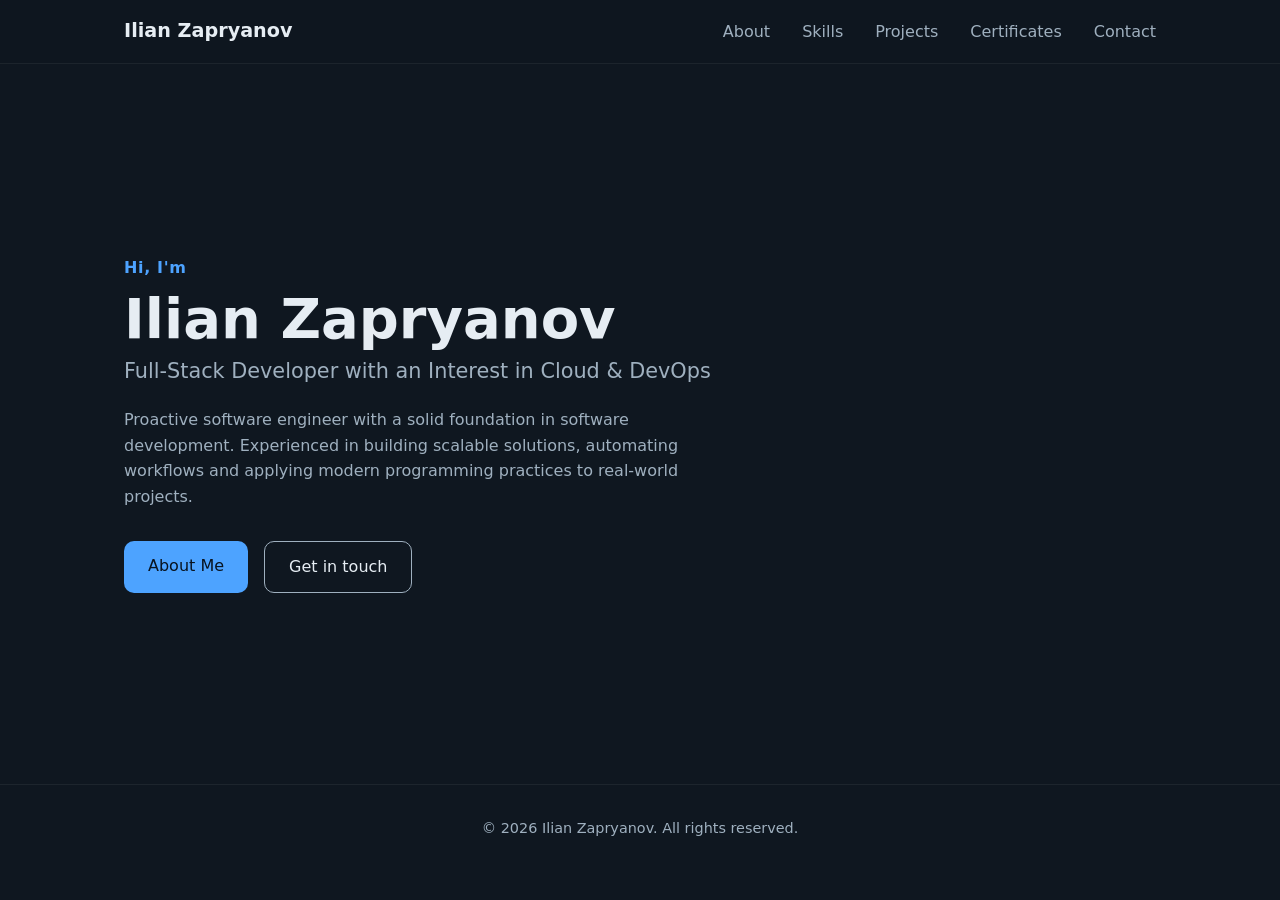
<file: index.html>
<!DOCTYPE html>
<html lang="en">
<head>
<meta charset="UTF-8">
<meta name="viewport" content="width=device-width, initial-scale=1.0">
<title>Ilian Zapryanov - Portfolio</title>
<meta name="description" content="Developer portfolio - skills, projects and certificates.">
<link rel="stylesheet" href="css/style.css">
</head>
<body>

<header class="site-header">
  <nav class="nav container">
    <a href="index.html" class="logo">Ilian Zapryanov</a>
    <button class="nav-toggle" id="navToggle" aria-label="Open menu">
      <span></span><span></span><span></span>
    </button>
    <ul class="nav-links" id="navLinks">
      <li><a href="about.html">About</a></li>
      <li><a href="skills.html">Skills</a></li>
      <li><a href="projects.html">Projects</a></li>
      <li><a href="certificates.html">Certificates</a></li>
      <li><a href="contact.html">Contact</a></li>
    </ul>
  </nav>
</header>

<main>

  <section id="home" class="hero container">
    <div class="hero-text">
      <p class="eyebrow">Hi, I'm</p>
      <h1>Ilian Zapryanov</h1>
      <h2 class="role">Full-Stack Developer with an Interest in Cloud &amp; DevOps</h2>
      <p class="hero-desc">
        Proactive software engineer with a solid foundation in software
        development. Experienced in building scalable solutions,
        automating workflows and applying modern programming practices
        to real-world projects.
      </p>
      <div class="hero-actions">
        <a href="about.html" class="btn btn-primary">About Me</a>
        <a href="contact.html" class="btn btn-outline">Get in touch</a>
      </div>
    </div>
  </section>


</main>

<footer class="site-footer">
  <p>&copy; <span id="year"></span> Ilian Zapryanov. All rights reserved.</p>
</footer>

<script src="js/script.js"></script>
<script data-goatcounter="https://zarpyanovx.goatcounter.com/count" async src="//gc.zgo.at/count.js"></script>
</body>
</html>
</file>
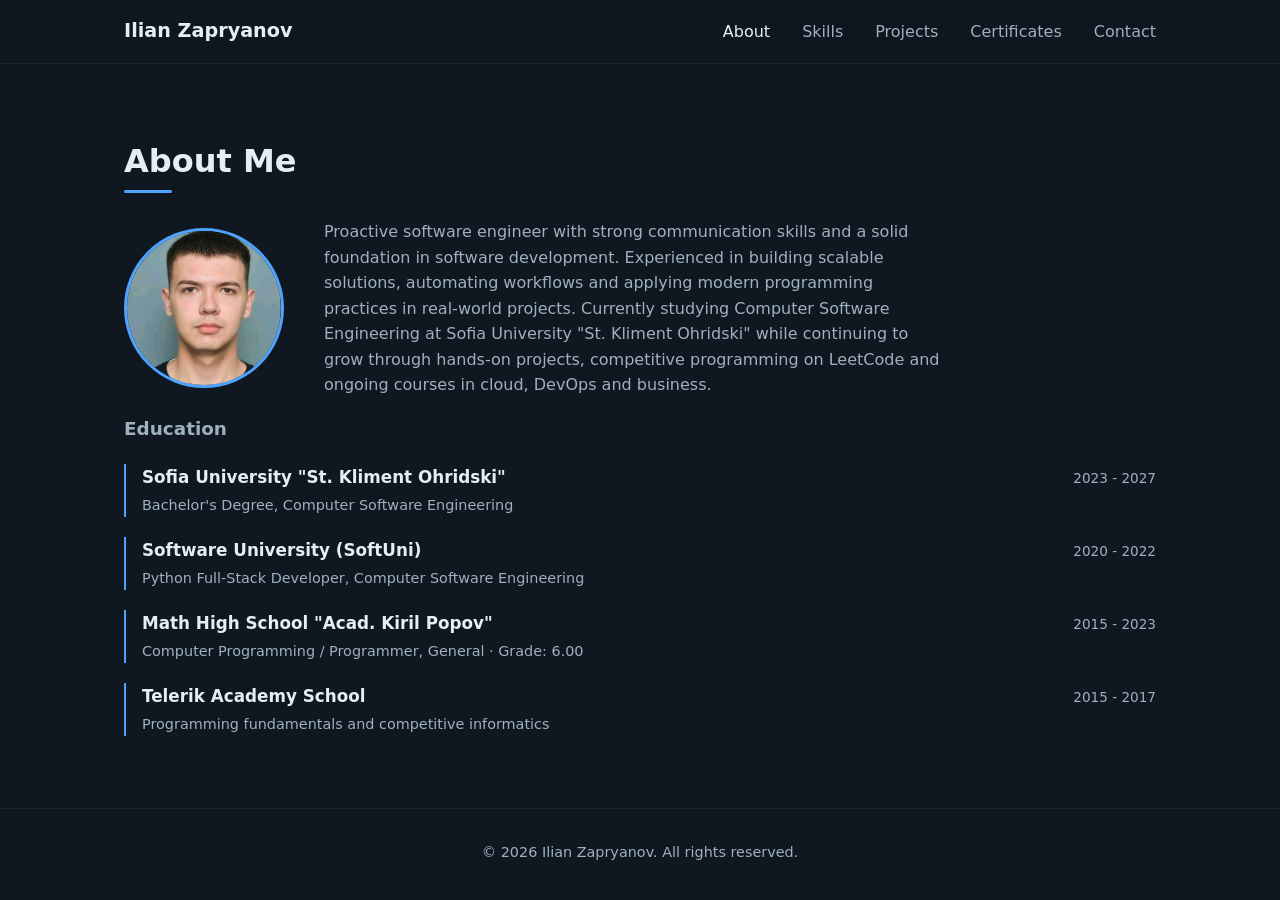
<file: about.html>
<!DOCTYPE html>
<html lang="en">
<head>
<meta charset="UTF-8">
<meta name="viewport" content="width=device-width, initial-scale=1.0">
<title>About - Ilian Zapryanov</title>
<meta name="description" content="About Ilian Zapryanov - background and education.">
<link rel="stylesheet" href="css/style.css">
</head>
<body>

<header class="site-header">
  <nav class="nav container">
    <a href="index.html" class="logo">Ilian Zapryanov</a>
    <button class="nav-toggle" id="navToggle" aria-label="Open menu">
      <span></span><span></span><span></span>
    </button>
    <ul class="nav-links" id="navLinks">
      <li><a href="about.html" class="active">About</a></li>
      <li><a href="skills.html">Skills</a></li>
      <li><a href="projects.html">Projects</a></li>
      <li><a href="certificates.html">Certificates</a></li>
      <li><a href="contact.html">Contact</a></li>
    </ul>
  </nav>
</header>

<main>

  <section class="section container">
    <h2 class="section-title">About Me</h2>
    <div class="about-content">
      <img src="assets/profile-photo.jpg" alt="Ilian Zapryanov" class="profile-photo">
      <div class="about-text">
        <p>
          Proactive software engineer with strong communication skills and
          a solid foundation in software development. Experienced in
          building scalable solutions, automating workflows and applying
          modern programming practices in real-world projects. Currently
          studying Computer Software Engineering at Sofia University
          "St. Kliment Ohridski" while continuing to grow through
          hands-on projects, competitive programming on LeetCode and
          ongoing courses in cloud, DevOps and business.
        </p>
      </div>
    </div>

    <h3 class="subsection-title">Education</h3>
    <div class="education-list">
      <div class="education-item">
        <div class="education-header">
          <h4>Sofia University "St. Kliment Ohridski"</h4>
          <span class="education-dates">2023 - 2027</span>
        </div>
        <p class="education-role">Bachelor's Degree, Computer Software Engineering</p>
      </div>
      <div class="education-item">
        <div class="education-header">
          <h4>Software University (SoftUni)</h4>
          <span class="education-dates">2020 - 2022</span>
        </div>
        <p class="education-role">Python Full-Stack Developer, Computer Software Engineering</p>
      </div>
      <div class="education-item">
        <div class="education-header">
          <h4>Math High School "Acad. Kiril Popov"</h4>
          <span class="education-dates">2015 - 2023</span>
        </div>
        <p class="education-role">Computer Programming / Programmer, General &middot; Grade: 6.00</p>
      </div>
      <div class="education-item">
        <div class="education-header">
          <h4>Telerik Academy School</h4>
          <span class="education-dates">2015 - 2017</span>
        </div>
        <p class="education-role">Programming fundamentals and competitive informatics</p>
      </div>
    </div>
  </section>

</main>

<footer class="site-footer">
  <p>&copy; <span id="year"></span> Ilian Zapryanov. All rights reserved.</p>
</footer>

<script src="js/script.js"></script>
<script data-goatcounter="https://zarpyanovx.goatcounter.com/count" async src="//gc.zgo.at/count.js"></script>
</body>
</html>
</file>
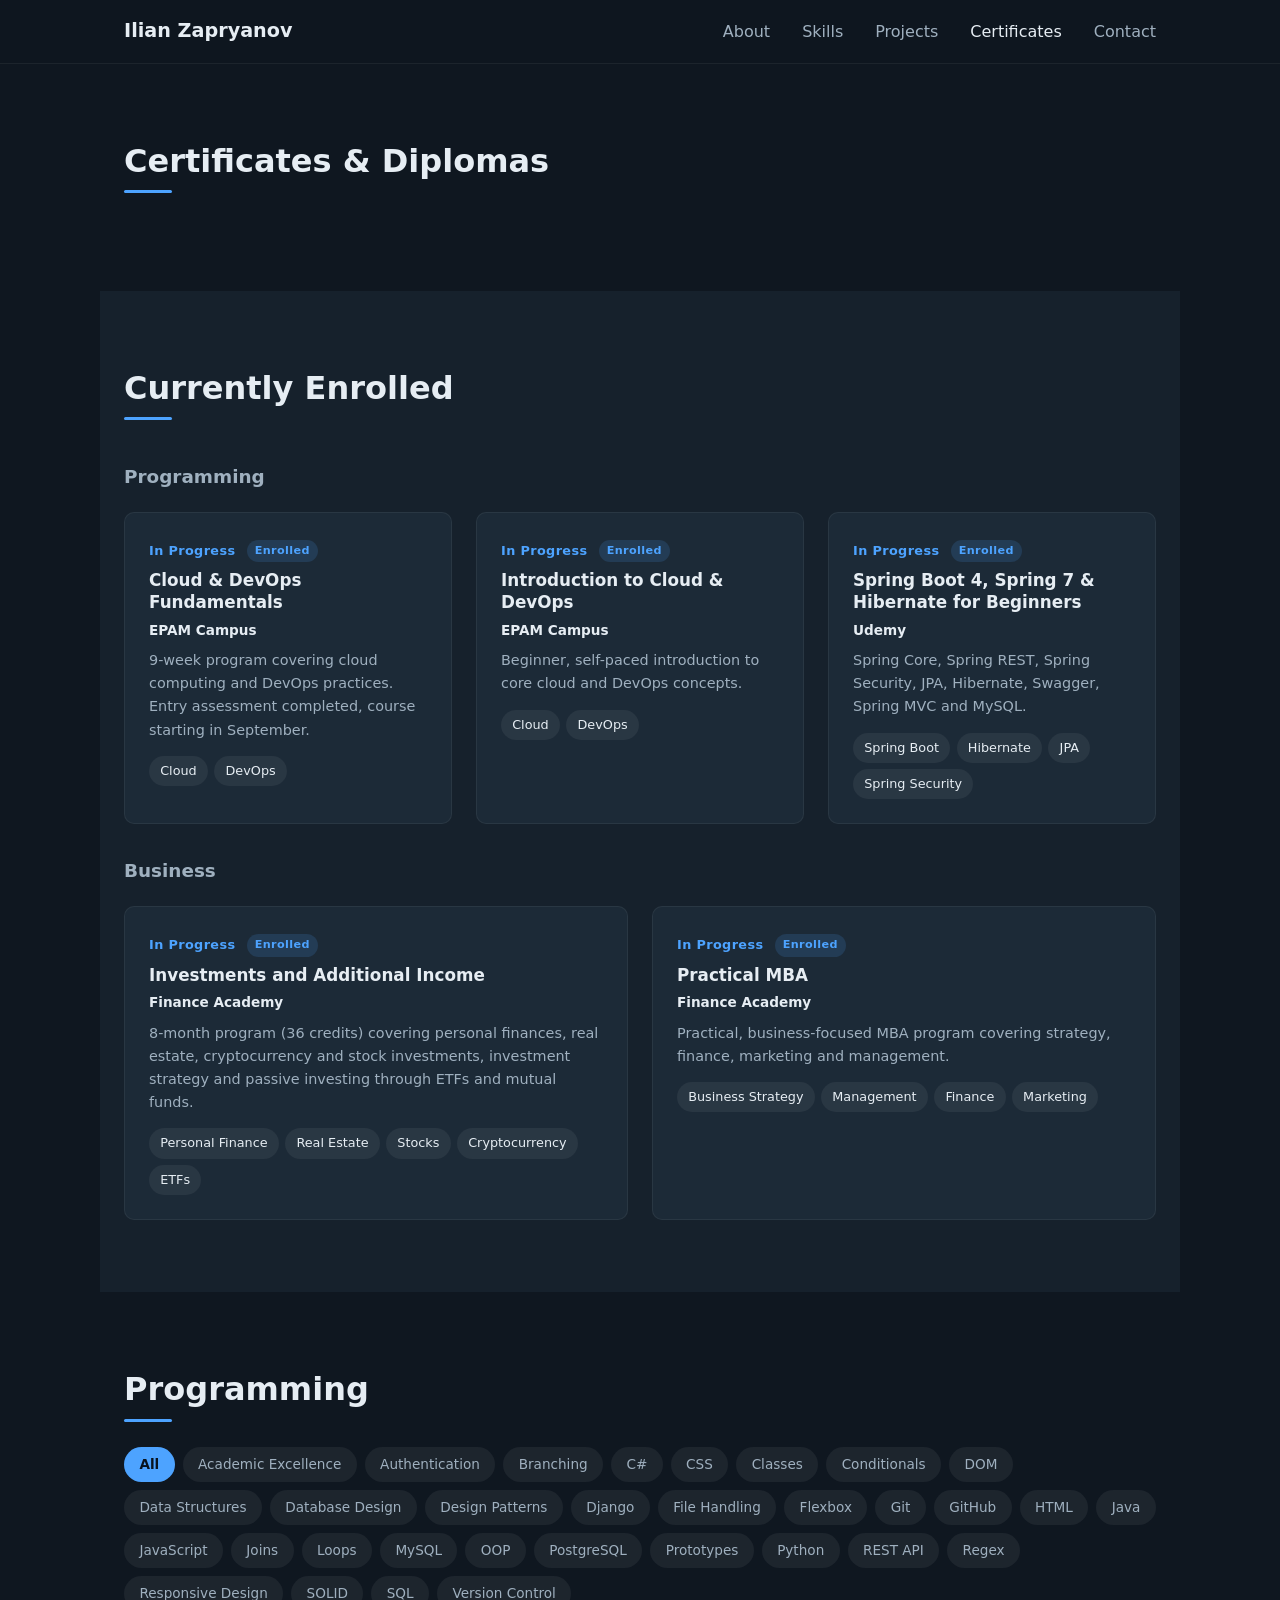
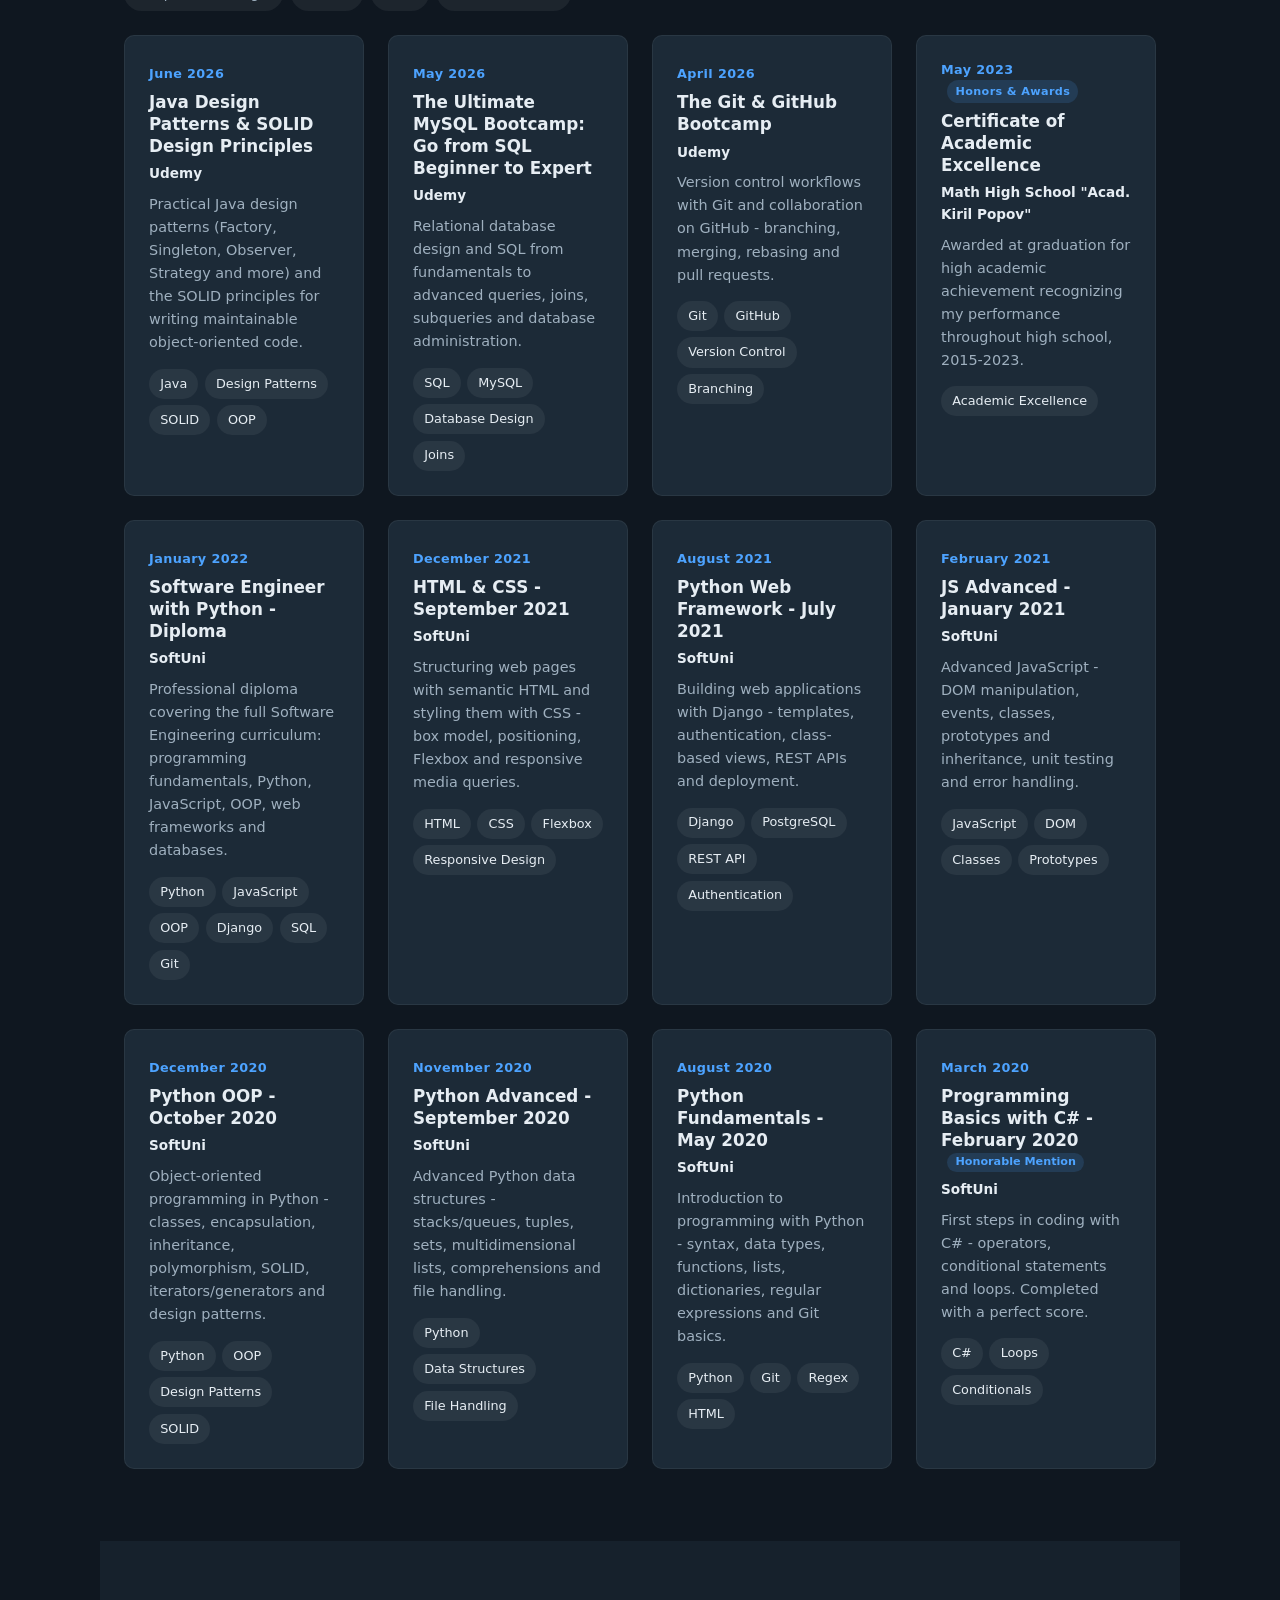
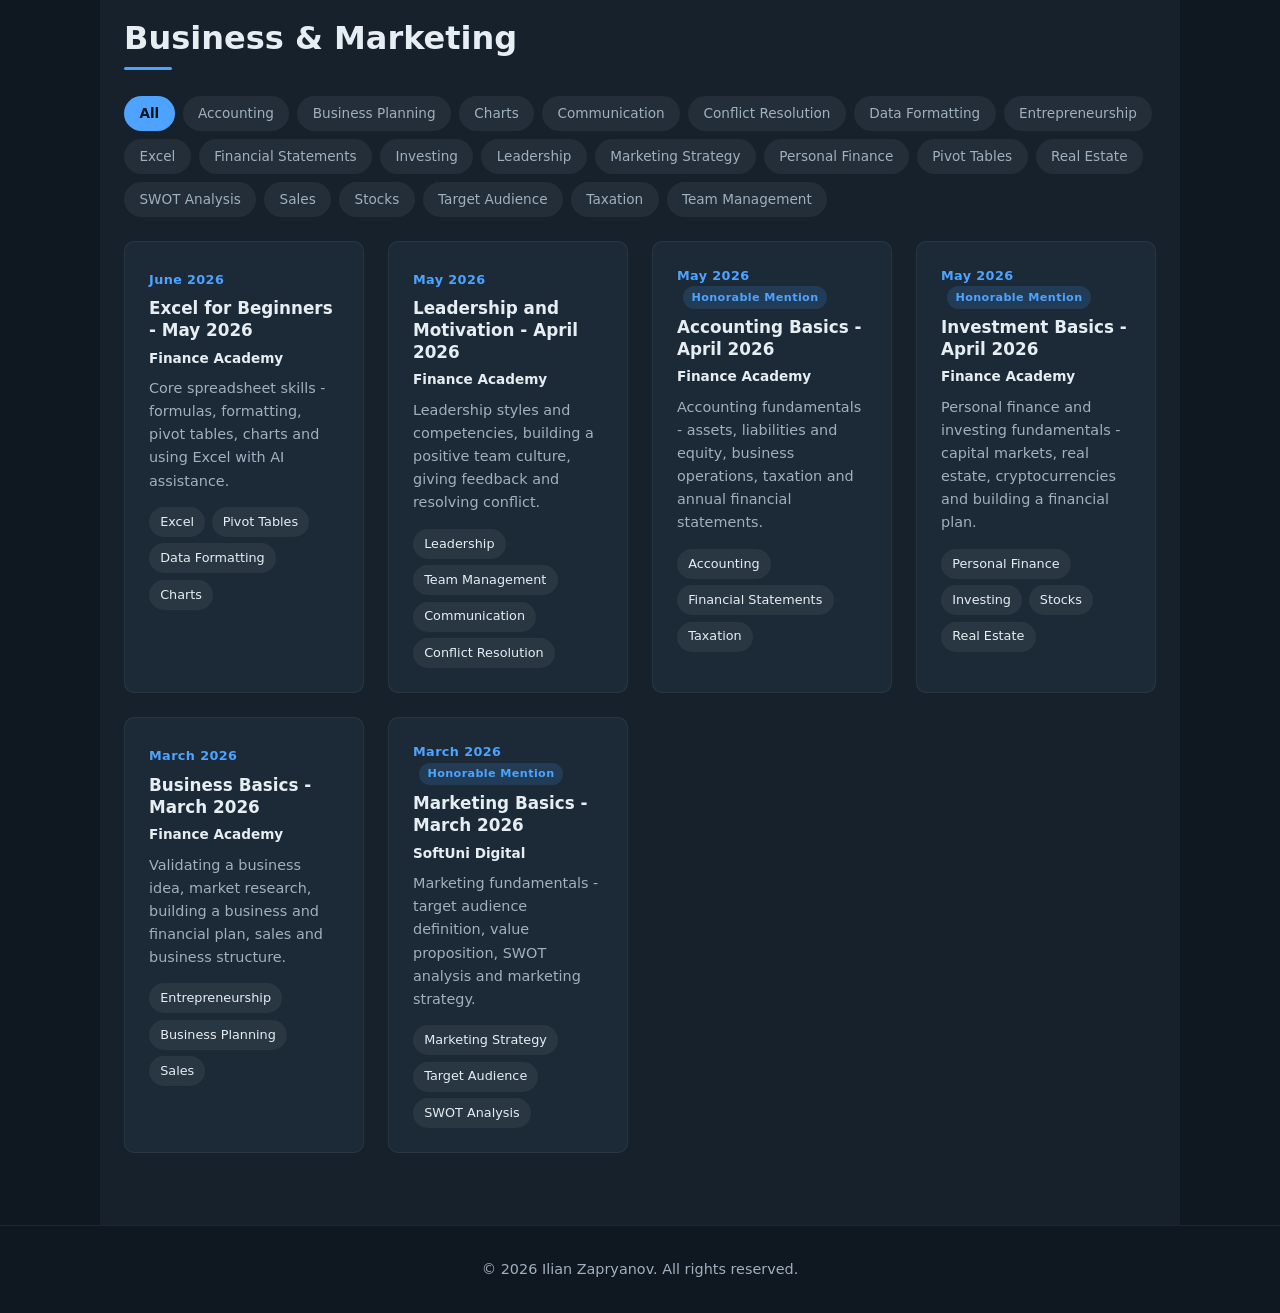
<file: certificates.html>
<!DOCTYPE html>
<html lang="en">
<head>
<meta charset="UTF-8">
<meta name="viewport" content="width=device-width, initial-scale=1.0">
<title>Certificates - Ilian Zapryanov</title>
<meta name="description" content="Programming and business certificates, diplomas and LeetCode stats.">
<link rel="stylesheet" href="css/style.css">
</head>
<body>

<header class="site-header">
  <nav class="nav container">
    <a href="index.html" class="logo">Ilian Zapryanov</a>
    <button class="nav-toggle" id="navToggle" aria-label="Open menu">
      <span></span><span></span><span></span>
    </button>
    <ul class="nav-links" id="navLinks">
      <li><a href="about.html">About</a></li>
      <li><a href="skills.html">Skills</a></li>
      <li><a href="projects.html">Projects</a></li>
      <li><a href="certificates.html" class="active">Certificates</a></li>
      <li><a href="contact.html">Contact</a></li>
    </ul>
  </nav>
</header>

<main>

  <section class="section container">
    <h2 class="section-title">Certificates &amp; Diplomas</h2>
  </section>

  <section id="enrolled-courses" class="section container alt-bg">
    <h2 class="section-title">Currently Enrolled</h2>

    <h3 class="subsection-title">Programming</h3>
    <div class="certificates-grid">

      <a class="cert-card" href="https://campus.epam.com/en/training/5822" target="_blank" rel="noopener">
        <div class="cert-info">
          <span class="cert-date">In Progress <span class="badge">Enrolled</span></span>
          <h3>Cloud &amp; DevOps Fundamentals</h3>
          <p class="cert-issuer">EPAM Campus</p>
          <p class="cert-desc">9-week program covering cloud computing and DevOps practices. Entry assessment completed, course starting in September.</p>
          <div class="cert-tags">
            <span class="tag">Cloud</span><span class="tag">DevOps</span>
          </div>
        </div>
      </a>

      <a class="cert-card" href="https://campus.epam.com/en/training/5611" target="_blank" rel="noopener">
        <div class="cert-info">
          <span class="cert-date">In Progress <span class="badge">Enrolled</span></span>
          <h3>Introduction to Cloud &amp; DevOps</h3>
          <p class="cert-issuer">EPAM Campus</p>
          <p class="cert-desc">Beginner, self-paced introduction to core cloud and DevOps concepts.</p>
          <div class="cert-tags">
            <span class="tag">Cloud</span><span class="tag">DevOps</span>
          </div>
        </div>
      </a>

      <a class="cert-card" href="https://www.udemy.com/course/spring-hibernate-tutorial/" target="_blank" rel="noopener">
        <div class="cert-info">
          <span class="cert-date">In Progress <span class="badge">Enrolled</span></span>
          <h3>Spring Boot 4, Spring 7 &amp; Hibernate for Beginners</h3>
          <p class="cert-issuer">Udemy</p>
          <p class="cert-desc">Spring Core, Spring REST, Spring Security, JPA, Hibernate, Swagger, Spring MVC and MySQL.</p>
          <div class="cert-tags">
            <span class="tag">Spring Boot</span><span class="tag">Hibernate</span><span class="tag">JPA</span><span class="tag">Spring Security</span>
          </div>
        </div>
      </a>

    </div>

    <h3 class="subsection-title">Business</h3>
    <div class="certificates-grid">

      <a class="cert-card" href="https://financeacademy.bg/curriculum" target="_blank" rel="noopener">
        <div class="cert-info">
          <span class="cert-date">In Progress <span class="badge">Enrolled</span></span>
          <h3>Investments and Additional Income</h3>
          <p class="cert-issuer">Finance Academy</p>
          <p class="cert-desc">8-month program (36 credits) covering personal finances, real estate, cryptocurrency and stock investments, investment strategy and passive investing through ETFs and mutual funds.</p>
          <div class="cert-tags">
            <span class="tag">Personal Finance</span><span class="tag">Real Estate</span><span class="tag">Stocks</span><span class="tag">Cryptocurrency</span><span class="tag">ETFs</span>
          </div>
        </div>
      </a>

      <a class="cert-card" href="https://financeacademy.bg/curriculum" target="_blank" rel="noopener">
        <div class="cert-info">
          <span class="cert-date">In Progress <span class="badge">Enrolled</span></span>
          <h3>Practical MBA</h3>
          <p class="cert-issuer">Finance Academy</p>
          <p class="cert-desc">Practical, business-focused MBA program covering strategy, finance, marketing and management.</p>
          <div class="cert-tags">
            <span class="tag">Business Strategy</span><span class="tag">Management</span><span class="tag">Finance</span><span class="tag">Marketing</span>
          </div>
        </div>
      </a>

    </div>
  </section>

  <section id="programming-certificates" class="section container">
    <h2 class="section-title">Programming</h2>
    <div class="tag-filter" data-filter></div>
    <div class="certificates-grid">

      <a class="cert-card" href="assets/certificates/udemy-java-design-patterns-solid.pdf" target="_blank" rel="noopener">
        <div class="cert-info">
          <span class="cert-date">June 2026</span>
          <h3>Java Design Patterns &amp; SOLID Design Principles</h3>
          <p class="cert-issuer">Udemy</p>
          <p class="cert-desc">Practical Java design patterns (Factory, Singleton, Observer, Strategy and more) and the SOLID principles for writing maintainable object-oriented code.</p>
          <div class="cert-tags">
            <span class="tag">Java</span><span class="tag">Design Patterns</span><span class="tag">SOLID</span><span class="tag">OOP</span>
          </div>
        </div>
      </a>

      <a class="cert-card" href="assets/certificates/udemy-mysql-bootcamp.pdf" target="_blank" rel="noopener">
        <div class="cert-info">
          <span class="cert-date">May 2026</span>
          <h3>The Ultimate MySQL Bootcamp: Go from SQL Beginner to Expert</h3>
          <p class="cert-issuer">Udemy</p>
          <p class="cert-desc">Relational database design and SQL from fundamentals to advanced queries, joins, subqueries and database administration.</p>
          <div class="cert-tags">
            <span class="tag">SQL</span><span class="tag">MySQL</span><span class="tag">Database Design</span><span class="tag">Joins</span>
          </div>
        </div>
      </a>

      <a class="cert-card" href="assets/certificates/udemy-git-github-bootcamp.pdf" target="_blank" rel="noopener">
        <div class="cert-info">
          <span class="cert-date">April 2026</span>
          <h3>The Git &amp; GitHub Bootcamp</h3>
          <p class="cert-issuer">Udemy</p>
          <p class="cert-desc">Version control workflows with Git and collaboration on GitHub - branching, merging, rebasing and pull requests.</p>
          <div class="cert-tags">
            <span class="tag">Git</span><span class="tag">GitHub</span><span class="tag">Version Control</span><span class="tag">Branching</span>
          </div>
        </div>
      </a>

      <a class="cert-card" href="assets/certificates/academic-excellence-award-2023.pdf" target="_blank" rel="noopener">
        <div class="cert-info">
          <span class="cert-date">May 2023 <span class="badge">Honors &amp; Awards</span></span>
          <h3>Certificate of Academic Excellence</h3>
          <p class="cert-issuer">Math High School "Acad. Kiril Popov"</p>
          <p class="cert-desc">Awarded at graduation for high academic achievement recognizing my performance throughout high school, 2015-2023.</p>
          <div class="cert-tags">
            <span class="tag">Academic Excellence</span>
          </div>
        </div>
      </a>

      <a class="cert-card" href="assets/certificates/diploma-software-engineer-python.pdf" target="_blank" rel="noopener">
        <div class="cert-info">
          <span class="cert-date">January 2022</span>
          <h3>Software Engineer with Python - Diploma</h3>
          <p class="cert-issuer">SoftUni</p>
          <p class="cert-desc">Professional diploma covering the full Software Engineering curriculum: programming fundamentals, Python, JavaScript, OOP, web frameworks and databases.</p>
          <div class="cert-tags">
            <span class="tag">Python</span><span class="tag">JavaScript</span><span class="tag">OOP</span><span class="tag">Django</span><span class="tag">SQL</span><span class="tag">Git</span>
          </div>
        </div>
      </a>

      <a class="cert-card" href="assets/certificates/html-css-2021.pdf" target="_blank" rel="noopener">
        <div class="cert-info">
          <span class="cert-date">December 2021</span>
          <h3>HTML &amp; CSS - September 2021</h3>
          <p class="cert-issuer">SoftUni</p>
          <p class="cert-desc">Structuring web pages with semantic HTML and styling them with CSS - box model, positioning, Flexbox and responsive media queries.</p>
          <div class="cert-tags">
            <span class="tag">HTML</span><span class="tag">CSS</span><span class="tag">Flexbox</span><span class="tag">Responsive Design</span>
          </div>
        </div>
      </a>

      <a class="cert-card" href="assets/certificates/python-web-framework-2021.pdf" target="_blank" rel="noopener">
        <div class="cert-info">
          <span class="cert-date">August 2021</span>
          <h3>Python Web Framework - July 2021</h3>
          <p class="cert-issuer">SoftUni</p>
          <p class="cert-desc">Building web applications with Django - templates, authentication, class-based views, REST APIs and deployment.</p>
          <div class="cert-tags">
            <span class="tag">Django</span><span class="tag">PostgreSQL</span><span class="tag">REST API</span><span class="tag">Authentication</span>
          </div>
        </div>
      </a>

      <a class="cert-card" href="assets/certificates/js-advanced-2021.pdf" target="_blank" rel="noopener">
        <div class="cert-info">
          <span class="cert-date">February 2021</span>
          <h3>JS Advanced - January 2021</h3>
          <p class="cert-issuer">SoftUni</p>
          <p class="cert-desc">Advanced JavaScript - DOM manipulation, events, classes, prototypes and inheritance, unit testing and error handling.</p>
          <div class="cert-tags">
            <span class="tag">JavaScript</span><span class="tag">DOM</span><span class="tag">Classes</span><span class="tag">Prototypes</span>
          </div>
        </div>
      </a>

      <a class="cert-card" href="assets/certificates/python-oop-2020.pdf" target="_blank" rel="noopener">
        <div class="cert-info">
          <span class="cert-date">December 2020</span>
          <h3>Python OOP - October 2020</h3>
          <p class="cert-issuer">SoftUni</p>
          <p class="cert-desc">Object-oriented programming in Python - classes, encapsulation, inheritance, polymorphism, SOLID, iterators/generators and design patterns.</p>
          <div class="cert-tags">
            <span class="tag">Python</span><span class="tag">OOP</span><span class="tag">Design Patterns</span><span class="tag">SOLID</span>
          </div>
        </div>
      </a>

      <a class="cert-card" href="assets/certificates/python-advanced-2020.pdf" target="_blank" rel="noopener">
        <div class="cert-info">
          <span class="cert-date">November 2020</span>
          <h3>Python Advanced - September 2020</h3>
          <p class="cert-issuer">SoftUni</p>
          <p class="cert-desc">Advanced Python data structures - stacks/queues, tuples, sets, multidimensional lists, comprehensions and file handling.</p>
          <div class="cert-tags">
            <span class="tag">Python</span><span class="tag">Data Structures</span><span class="tag">File Handling</span>
          </div>
        </div>
      </a>

      <a class="cert-card" href="assets/certificates/python-fundamentals-2020.pdf" target="_blank" rel="noopener">
        <div class="cert-info">
          <span class="cert-date">August 2020</span>
          <h3>Python Fundamentals - May 2020</h3>
          <p class="cert-issuer">SoftUni</p>
          <p class="cert-desc">Introduction to programming with Python - syntax, data types, functions, lists, dictionaries, regular expressions and Git basics.</p>
          <div class="cert-tags">
            <span class="tag">Python</span><span class="tag">Git</span><span class="tag">Regex</span><span class="tag">HTML</span>
          </div>
        </div>
      </a>

      <a class="cert-card" href="assets/certificates/programming-basics-csharp-2020.pdf" target="_blank" rel="noopener">
        <div class="cert-info">
          <span class="cert-date">March 2020</span>
          <h3>Programming Basics with C# - February 2020 <span class="badge">Honorable Mention</span></h3>
          <p class="cert-issuer">SoftUni</p>
          <p class="cert-desc">First steps in coding with C# - operators, conditional statements and loops. Completed with a perfect score.</p>
          <div class="cert-tags">
            <span class="tag">C#</span><span class="tag">Loops</span><span class="tag">Conditionals</span>
          </div>
        </div>
      </a>

    </div>
  </section>

  <section id="business-certificates" class="section container alt-bg">
    <h2 class="section-title">Business &amp; Marketing</h2>
    <div class="tag-filter" data-filter></div>
    <div class="certificates-grid">

      <a class="cert-card" href="assets/certificates/excel-for-beginners-2026.pdf" target="_blank" rel="noopener">
        <div class="cert-info">
          <span class="cert-date">June 2026</span>
          <h3>Excel for Beginners - May 2026</h3>
          <p class="cert-issuer">Finance Academy</p>
          <p class="cert-desc">Core spreadsheet skills - formulas, formatting, pivot tables, charts and using Excel with AI assistance.</p>
          <div class="cert-tags">
            <span class="tag">Excel</span><span class="tag">Pivot Tables</span><span class="tag">Data Formatting</span><span class="tag">Charts</span>
          </div>
        </div>
      </a>

      <a class="cert-card" href="assets/certificates/leadership-and-motivation-2026.pdf" target="_blank" rel="noopener">
        <div class="cert-info">
          <span class="cert-date">May 2026</span>
          <h3>Leadership and Motivation - April 2026</h3>
          <p class="cert-issuer">Finance Academy</p>
          <p class="cert-desc">Leadership styles and competencies, building a positive team culture, giving feedback and resolving conflict.</p>
          <div class="cert-tags">
            <span class="tag">Leadership</span><span class="tag">Team Management</span><span class="tag">Communication</span><span class="tag">Conflict Resolution</span>
          </div>
        </div>
      </a>

      <a class="cert-card" href="assets/certificates/accounting-basics-2026.pdf" target="_blank" rel="noopener">
        <div class="cert-info">
          <span class="cert-date">May 2026 <span class="badge">Honorable Mention</span></span>
          <h3>Accounting Basics - April 2026</h3>
          <p class="cert-issuer">Finance Academy</p>
          <p class="cert-desc">Accounting fundamentals - assets, liabilities and equity, business operations, taxation and annual financial statements.</p>
          <div class="cert-tags">
            <span class="tag">Accounting</span><span class="tag">Financial Statements</span><span class="tag">Taxation</span>
          </div>
        </div>
      </a>

      <a class="cert-card" href="assets/certificates/investment-basics-2026.pdf" target="_blank" rel="noopener">
        <div class="cert-info">
          <span class="cert-date">May 2026 <span class="badge">Honorable Mention</span></span>
          <h3>Investment Basics - April 2026</h3>
          <p class="cert-issuer">Finance Academy</p>
          <p class="cert-desc">Personal finance and investing fundamentals - capital markets, real estate, cryptocurrencies and building a financial plan.</p>
          <div class="cert-tags">
            <span class="tag">Personal Finance</span><span class="tag">Investing</span><span class="tag">Stocks</span><span class="tag">Real Estate</span>
          </div>
        </div>
      </a>

      <a class="cert-card" href="assets/certificates/business-basics-2026.pdf" target="_blank" rel="noopener">
        <div class="cert-info">
          <span class="cert-date">March 2026</span>
          <h3>Business Basics - March 2026</h3>
          <p class="cert-issuer">Finance Academy</p>
          <p class="cert-desc">Validating a business idea, market research, building a business and financial plan, sales and business structure.</p>
          <div class="cert-tags">
            <span class="tag">Entrepreneurship</span><span class="tag">Business Planning</span><span class="tag">Sales</span>
          </div>
        </div>
      </a>

      <a class="cert-card" href="assets/certificates/marketing-basics-2026.pdf" target="_blank" rel="noopener">
        <div class="cert-info">
          <span class="cert-date">March 2026 <span class="badge">Honorable Mention</span></span>
          <h3>Marketing Basics - March 2026</h3>
          <p class="cert-issuer">SoftUni Digital</p>
          <p class="cert-desc">Marketing fundamentals - target audience definition, value proposition, SWOT analysis and marketing strategy.</p>
          <div class="cert-tags">
            <span class="tag">Marketing Strategy</span><span class="tag">Target Audience</span><span class="tag">SWOT Analysis</span>
          </div>
        </div>
      </a>

    </div>
  </section>

</main>

<footer class="site-footer">
  <p>&copy; <span id="year"></span> Ilian Zapryanov. All rights reserved.</p>
</footer>

<script src="js/script.js"></script>
<script data-goatcounter="https://zarpyanovx.goatcounter.com/count" async src="//gc.zgo.at/count.js"></script>
</body>
</html>
</file>
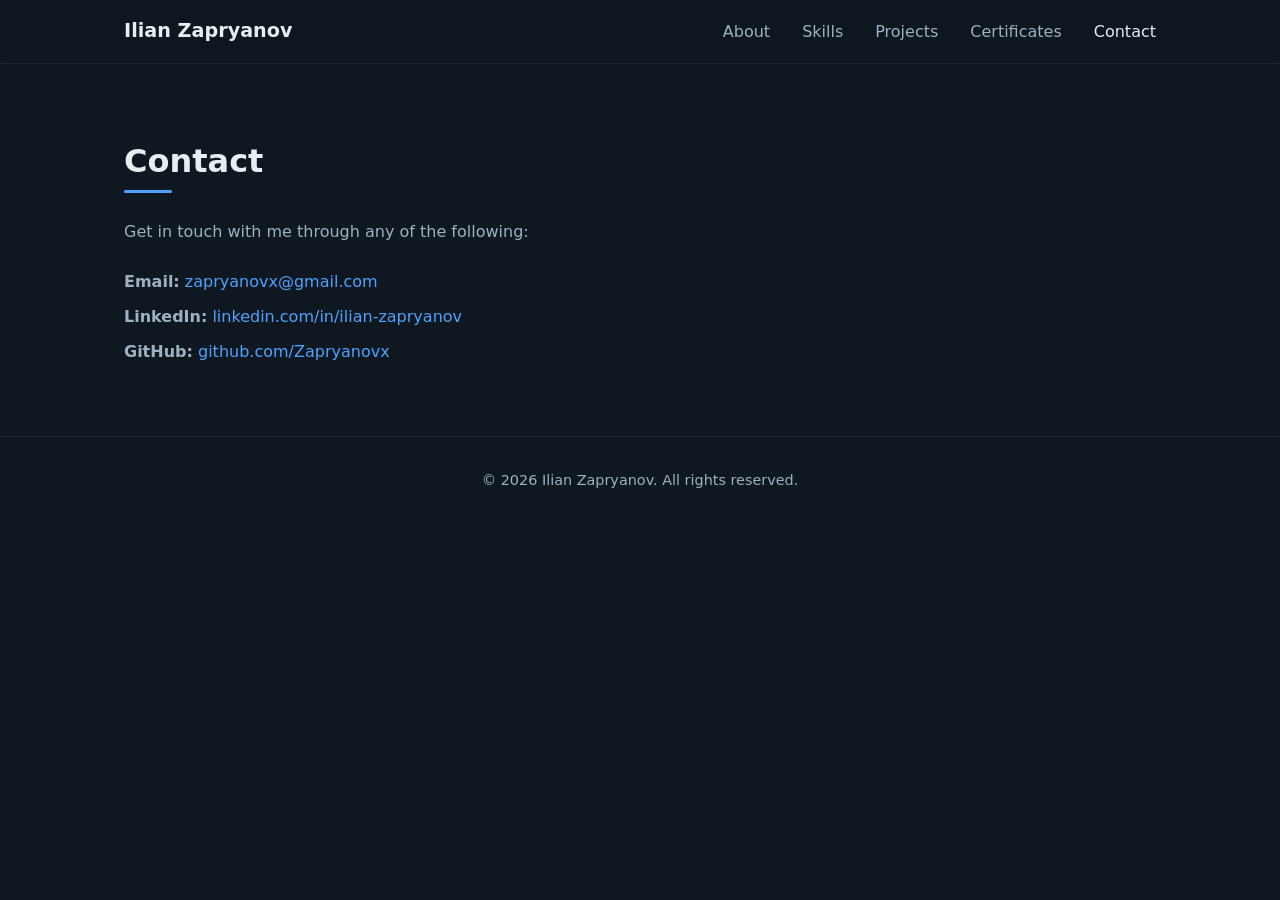
<file: contact.html>
<!DOCTYPE html>
<html lang="en">
<head>
<meta charset="UTF-8">
<meta name="viewport" content="width=device-width, initial-scale=1.0">
<title>Contact - Ilian Zapryanov</title>
<meta name="description" content="Get in touch - email, LinkedIn and GitHub.">
<link rel="stylesheet" href="css/style.css">
</head>
<body>

<header class="site-header">
  <nav class="nav container">
    <a href="index.html" class="logo">Ilian Zapryanov</a>
    <button class="nav-toggle" id="navToggle" aria-label="Open menu">
      <span></span><span></span><span></span>
    </button>
    <ul class="nav-links" id="navLinks">
      <li><a href="about.html">About</a></li>
      <li><a href="skills.html">Skills</a></li>
      <li><a href="projects.html">Projects</a></li>
      <li><a href="certificates.html">Certificates</a></li>
      <li><a href="contact.html" class="active">Contact</a></li>
    </ul>
  </nav>
</header>

<main>

  <section class="section container">
    <h2 class="section-title">Contact</h2>
    <div class="contact-content">
      <p>Get in touch with me through any of the following:</p>
      <ul class="contact-list">
        <li><strong>Email:</strong> <a href="mailto:zapryanovx@gmail.com">zapryanovx@gmail.com</a></li>
        <li><strong>LinkedIn:</strong> <a href="https://www.linkedin.com/in/ilian-zapryanov/" target="_blank" rel="noopener">linkedin.com/in/ilian-zapryanov</a></li>
        <li><strong>GitHub:</strong> <a href="https://github.com/Zapryanovx" target="_blank" rel="noopener">github.com/Zapryanovx</a></li>
      </ul>
    </div>
  </section>

</main>

<footer class="site-footer">
  <p>&copy; <span id="year"></span> Ilian Zapryanov. All rights reserved.</p>
</footer>

<script src="js/script.js"></script>
<script data-goatcounter="https://zarpyanovx.goatcounter.com/count" async src="//gc.zgo.at/count.js"></script>
</body>
</html>
</file>
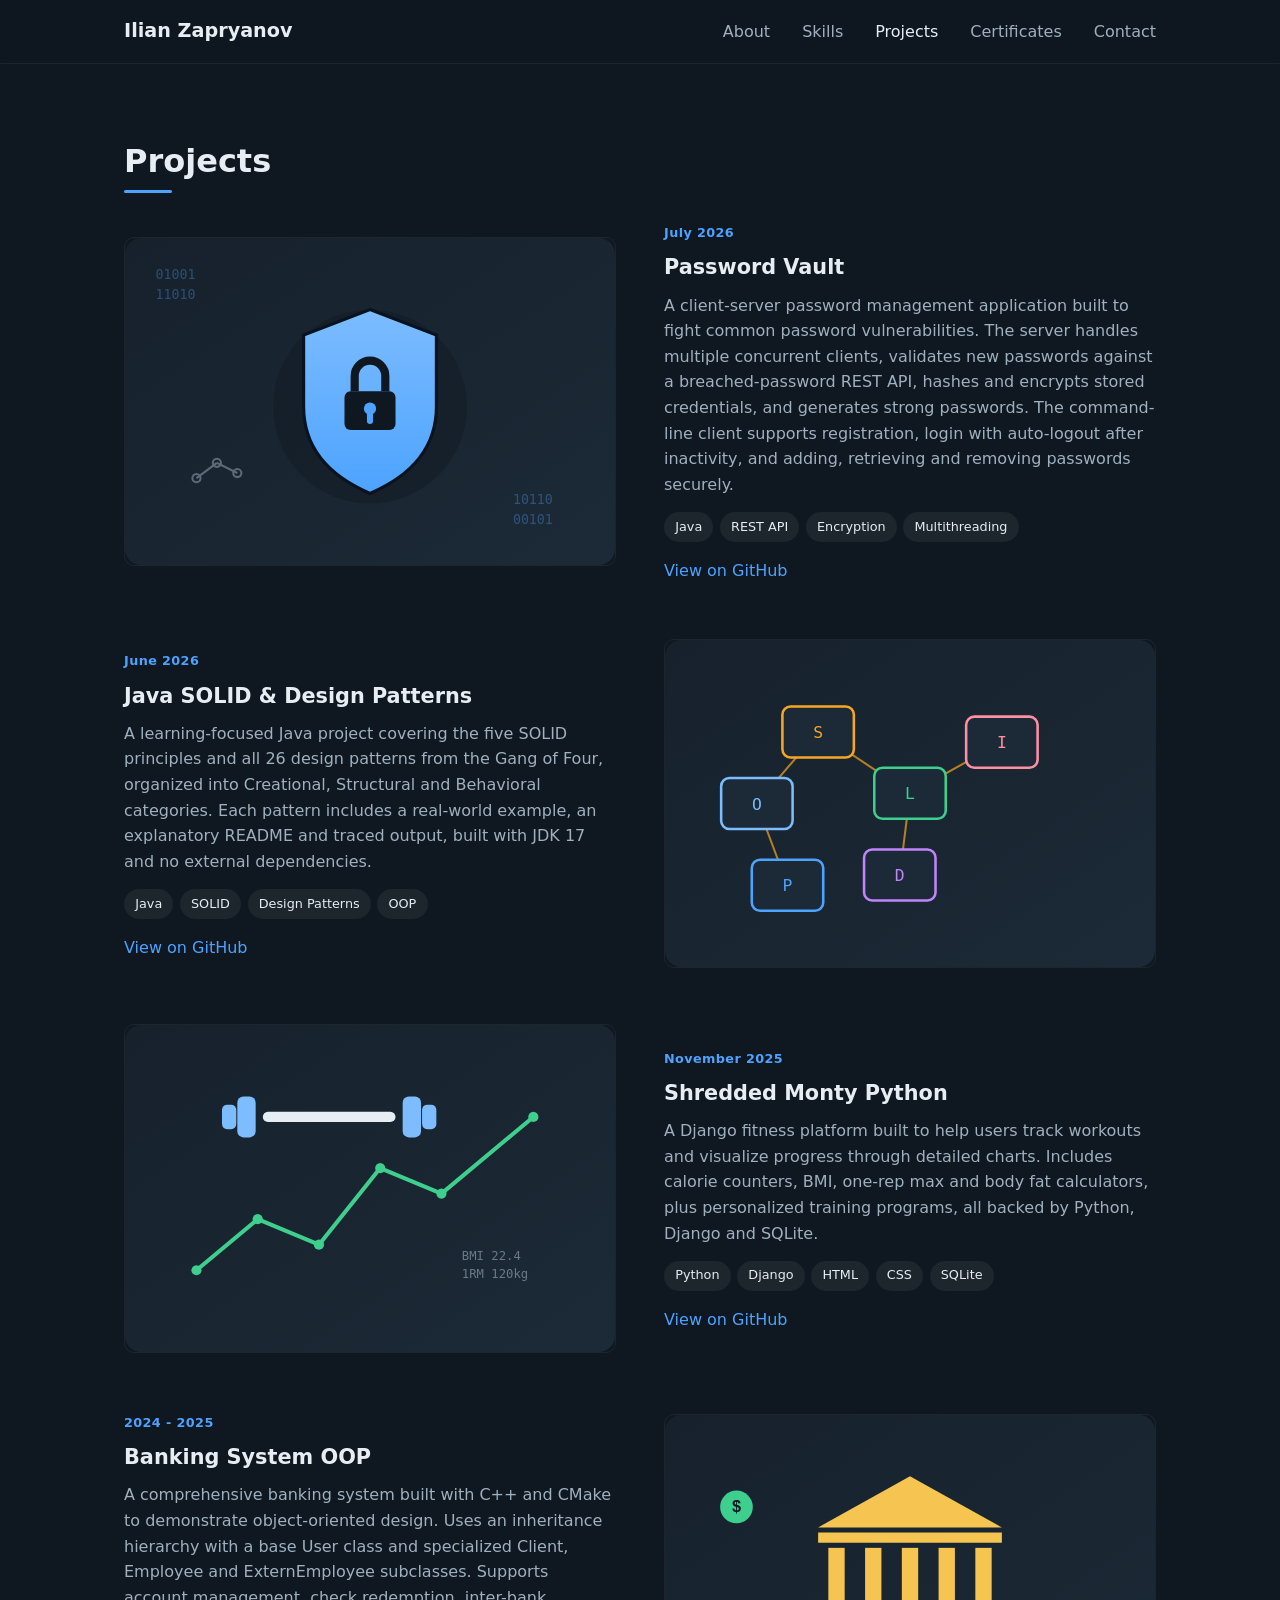
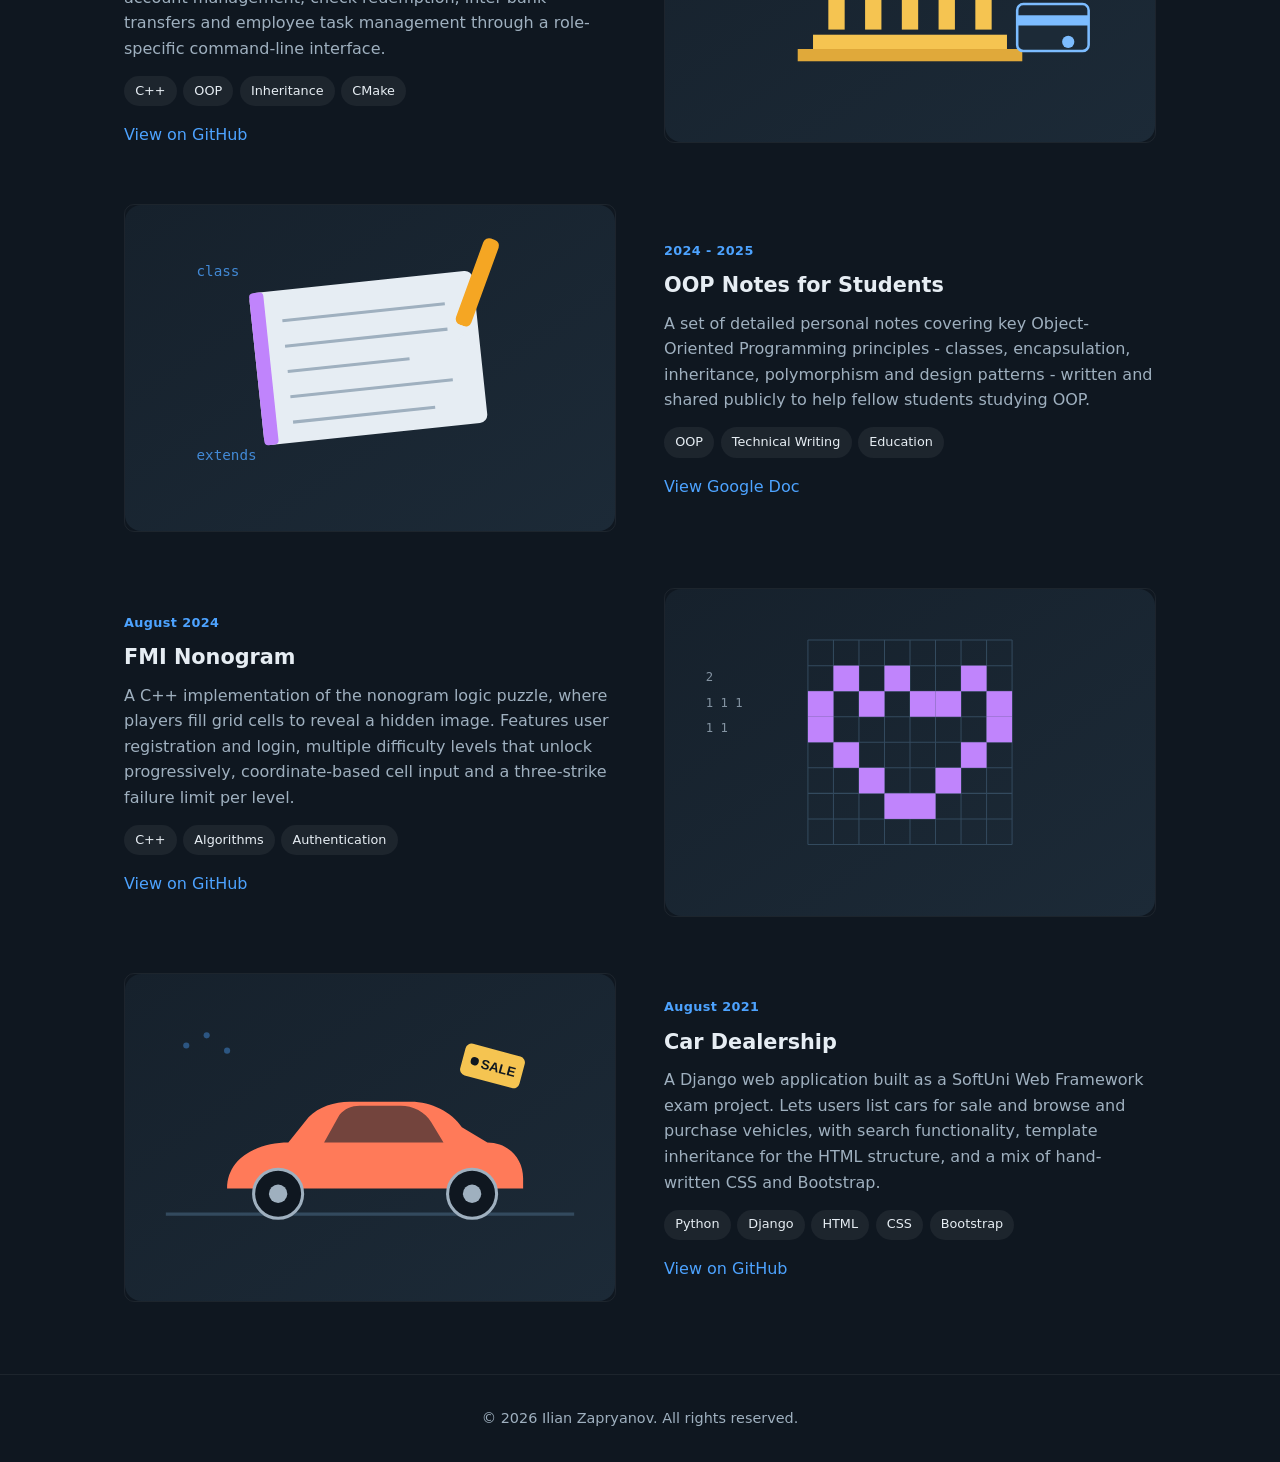
<file: projects.html>
<!DOCTYPE html>
<html lang="en">
<head>
<meta charset="UTF-8">
<meta name="viewport" content="width=device-width, initial-scale=1.0">
<title>Projects - Ilian Zapryanov</title>
<meta name="description" content="Personal software projects with technologies used and links to source code.">
<link rel="stylesheet" href="css/style.css">
</head>
<body>

<header class="site-header">
  <nav class="nav container">
    <a href="index.html" class="logo">Ilian Zapryanov</a>
    <button class="nav-toggle" id="navToggle" aria-label="Open menu">
      <span></span><span></span><span></span>
    </button>
    <ul class="nav-links" id="navLinks">
      <li><a href="about.html">About</a></li>
      <li><a href="skills.html">Skills</a></li>
      <li><a href="projects.html" class="active">Projects</a></li>
      <li><a href="certificates.html">Certificates</a></li>
      <li><a href="contact.html">Contact</a></li>
    </ul>
  </nav>
</header>

<main>

  <section class="section container">
    <h2 class="section-title">Projects</h2>
    <div class="projects-list">

      <article class="project-row">
        <div class="project-media">
          <img src="assets/illustrations/password-vault.svg" alt="Password Vault illustration" loading="lazy">
        </div>
        <div class="project-content">
          <span class="project-date">July 2026</span>
          <h3>Password Vault</h3>
          <p>A client-server password management application built to fight common password vulnerabilities. The server handles multiple concurrent clients, validates new passwords against a breached-password REST API, hashes and encrypts stored credentials, and generates strong passwords. The command-line client supports registration, login with auto-logout after inactivity, and adding, retrieving and removing passwords securely.</p>
          <div class="project-tags">
            <span class="tag">Java</span><span class="tag">REST API</span><span class="tag">Encryption</span><span class="tag">Multithreading</span>
          </div>
          <div class="project-links">
            <a href="https://github.com/Zapryanovx/password-vault" target="_blank" rel="noopener" class="link">View on GitHub</a>
          </div>
        </div>
      </article>

      <article class="project-row reverse">
        <div class="project-media">
          <img src="assets/illustrations/solid-patterns.svg" alt="Java SOLID and Design Patterns illustration" loading="lazy">
        </div>
        <div class="project-content">
          <span class="project-date">June 2026</span>
          <h3>Java SOLID &amp; Design Patterns</h3>
          <p>A learning-focused Java project covering the five SOLID principles and all 26 design patterns from the Gang of Four, organized into Creational, Structural and Behavioral categories. Each pattern includes a real-world example, an explanatory README and traced output, built with JDK 17 and no external dependencies.</p>
          <div class="project-tags">
            <span class="tag">Java</span><span class="tag">SOLID</span><span class="tag">Design Patterns</span><span class="tag">OOP</span>
          </div>
          <div class="project-links">
            <a href="https://github.com/Zapryanovx/java-solid-and-design-patterns" target="_blank" rel="noopener" class="link">View on GitHub</a>
          </div>
        </div>
      </article>

      <article class="project-row">
        <div class="project-media">
          <img src="assets/illustrations/shredded-monty-python.svg" alt="Shredded Monty Python illustration" loading="lazy">
        </div>
        <div class="project-content">
          <span class="project-date">November 2025</span>
          <h3>Shredded Monty Python</h3>
          <p>A Django fitness platform built to help users track workouts and visualize progress through detailed charts. Includes calorie counters, BMI, one-rep max and body fat calculators, plus personalized training programs, all backed by Python, Django and SQLite.</p>
          <div class="project-tags">
            <span class="tag">Python</span><span class="tag">Django</span><span class="tag">HTML</span><span class="tag">CSS</span><span class="tag">SQLite</span>
          </div>
          <div class="project-links">
            <a href="https://github.com/Zapryanovx/Shredded-Monty-Python" target="_blank" rel="noopener" class="link">View on GitHub</a>
          </div>
        </div>
      </article>

      <article class="project-row reverse">
        <div class="project-media">
          <img src="assets/illustrations/banking-system.svg" alt="Banking System OOP illustration" loading="lazy">
        </div>
        <div class="project-content">
          <span class="project-date">2024 - 2025</span>
          <h3>Banking System OOP</h3>
          <p>A comprehensive banking system built with C++ and CMake to demonstrate object-oriented design. Uses an inheritance hierarchy with a base User class and specialized Client, Employee and ExternEmployee subclasses. Supports account management, check redemption, inter-bank transfers and employee task management through a role-specific command-line interface.</p>
          <div class="project-tags">
            <span class="tag">C++</span><span class="tag">OOP</span><span class="tag">Inheritance</span><span class="tag">CMake</span>
          </div>
          <div class="project-links">
            <a href="https://github.com/Zapryanovx/Banking-System-OOP-2024" target="_blank" rel="noopener" class="link">View on GitHub</a>
          </div>
        </div>
      </article>

      <article class="project-row">
        <div class="project-media">
          <img src="assets/illustrations/oop-notes.svg" alt="OOP Notes for Students illustration" loading="lazy">
        </div>
        <div class="project-content">
          <span class="project-date">2024 - 2025</span>
          <h3>OOP Notes for Students</h3>
          <p>A set of detailed personal notes covering key Object-Oriented Programming principles - classes, encapsulation, inheritance, polymorphism and design patterns - written and shared publicly to help fellow students studying OOP.</p>
          <div class="project-tags">
            <span class="tag">OOP</span><span class="tag">Technical Writing</span><span class="tag">Education</span>
          </div>
          <div class="project-links">
            <a href="https://docs.google.com/document/d/1zXqncu8cWRTespSjaxD_42tuOgAAwcRviWyENbjWrfU/edit?tab=t.0" target="_blank" rel="noopener" class="link">View Google Doc</a>
          </div>
        </div>
      </article>

      <article class="project-row reverse">
        <div class="project-media">
          <img src="assets/illustrations/fmi-nonogram.svg" alt="FMI Nonogram illustration" loading="lazy">
        </div>
        <div class="project-content">
          <span class="project-date">August 2024</span>
          <h3>FMI Nonogram</h3>
          <p>A C++ implementation of the nonogram logic puzzle, where players fill grid cells to reveal a hidden image. Features user registration and login, multiple difficulty levels that unlock progressively, coordinate-based cell input and a three-strike failure limit per level.</p>
          <div class="project-tags">
            <span class="tag">C++</span><span class="tag">Algorithms</span><span class="tag">Authentication</span>
          </div>
          <div class="project-links">
            <a href="https://github.com/Zapryanovx/fmi-nonogram" target="_blank" rel="noopener" class="link">View on GitHub</a>
          </div>
        </div>
      </article>

      <article class="project-row">
        <div class="project-media">
          <img src="assets/illustrations/car-dealership.svg" alt="Car Dealership illustration" loading="lazy">
        </div>
        <div class="project-content">
          <span class="project-date">August 2021</span>
          <h3>Car Dealership</h3>
          <p>A Django web application built as a SoftUni Web Framework exam project. Lets users list cars for sale and browse and purchase vehicles, with search functionality, template inheritance for the HTML structure, and a mix of hand-written CSS and Bootstrap.</p>
          <div class="project-tags">
            <span class="tag">Python</span><span class="tag">Django</span><span class="tag">HTML</span><span class="tag">CSS</span><span class="tag">Bootstrap</span>
          </div>
          <div class="project-links">
            <a href="https://github.com/Zapryanovx/Car-Dealership" target="_blank" rel="noopener" class="link">View on GitHub</a>
          </div>
        </div>
      </article>

    </div>
  </section>

</main>

<footer class="site-footer">
  <p>&copy; <span id="year"></span> Ilian Zapryanov. All rights reserved.</p>
</footer>

<script src="js/script.js"></script>
<script data-goatcounter="https://zarpyanovx.goatcounter.com/count" async src="//gc.zgo.at/count.js"></script>
</body>
</html>
</file>
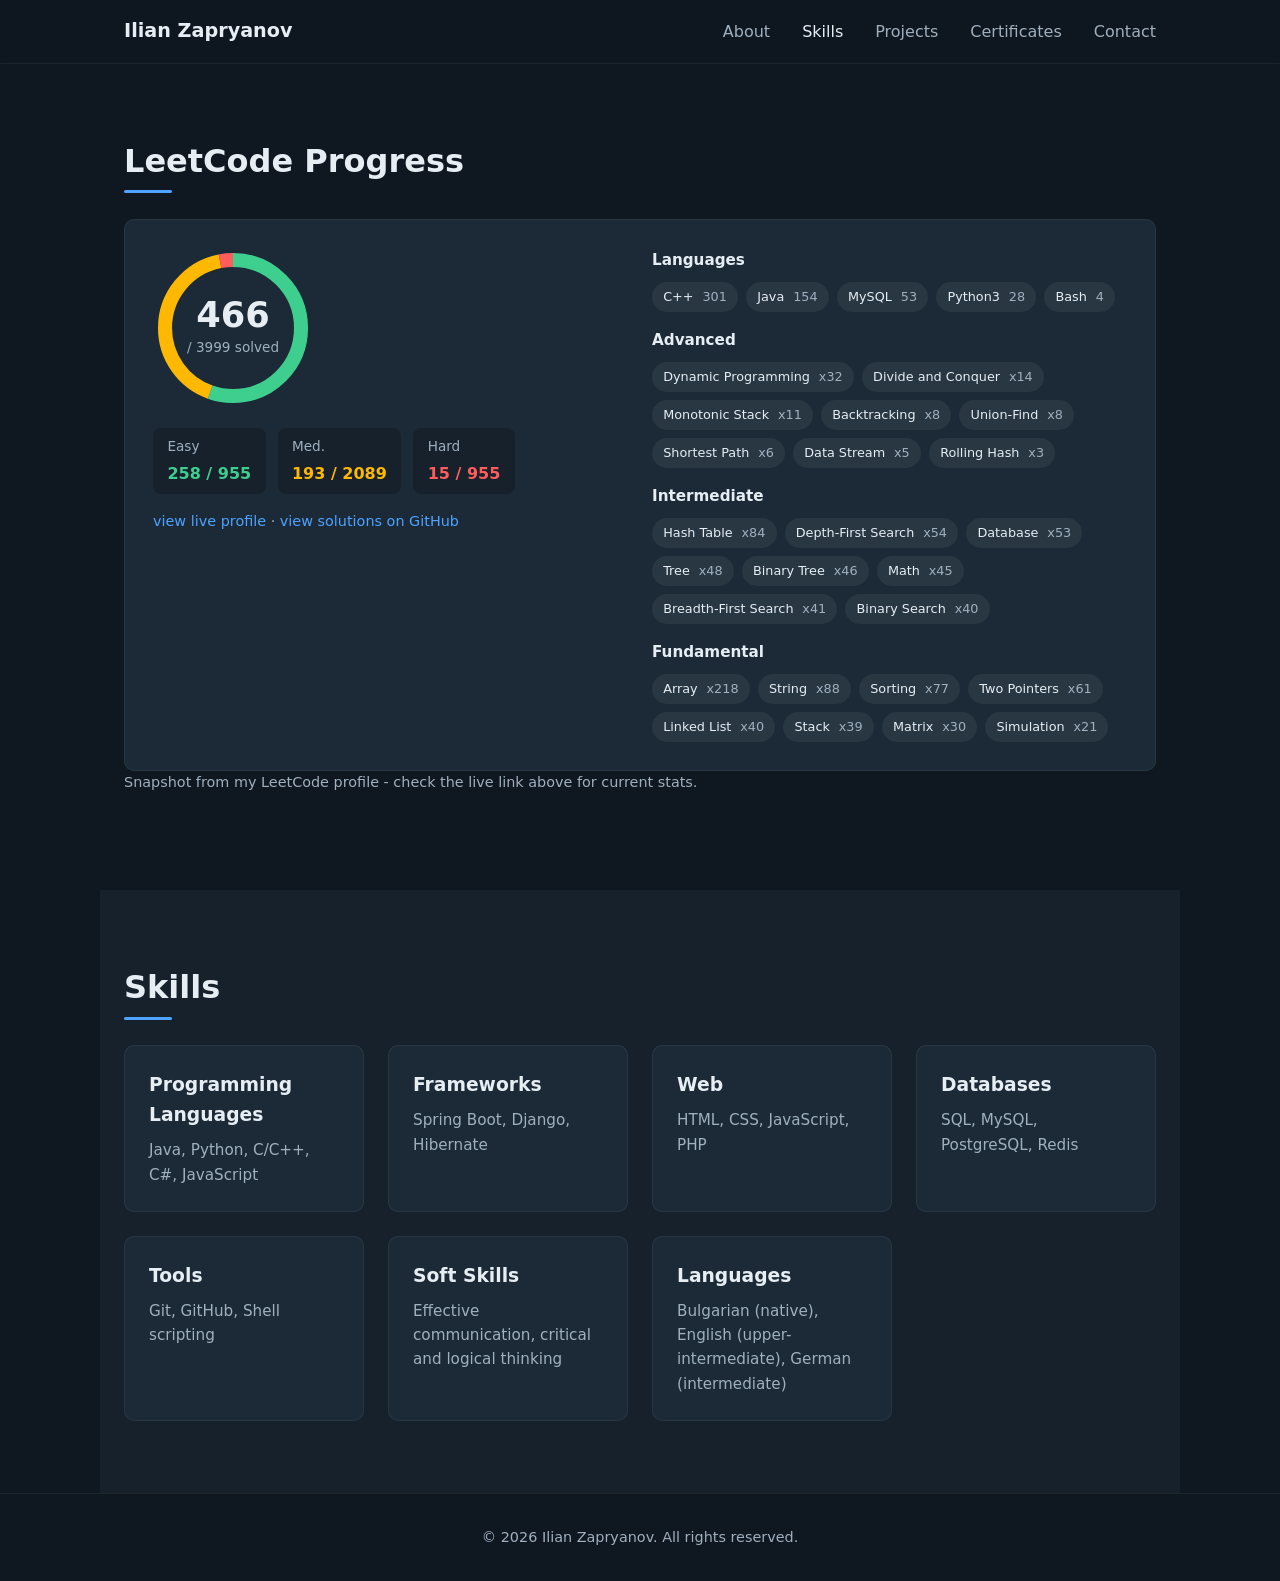
<file: skills.html>
<!DOCTYPE html>
<html lang="en">
<head>
<meta charset="UTF-8">
<meta name="viewport" content="width=device-width, initial-scale=1.0">
<title>Skills - Ilian Zapryanov</title>
<meta name="description" content="Programming languages, frameworks, tools and other skills.">
<link rel="stylesheet" href="css/style.css">
</head>
<body>

<header class="site-header">
  <nav class="nav container">
    <a href="index.html" class="logo">Ilian Zapryanov</a>
    <button class="nav-toggle" id="navToggle" aria-label="Open menu">
      <span></span><span></span><span></span>
    </button>
    <ul class="nav-links" id="navLinks">
      <li><a href="about.html">About</a></li>
      <li><a href="skills.html" class="active">Skills</a></li>
      <li><a href="projects.html">Projects</a></li>
      <li><a href="certificates.html">Certificates</a></li>
      <li><a href="contact.html">Contact</a></li>
    </ul>
  </nav>
</header>

<main>

  <section id="leetcode" class="section container">
    <h2 class="section-title">LeetCode Progress</h2>
    <div class="leetcode-panel">
      <div class="leetcode-summary">
        <div class="leetcode-ring-wrap">
          <svg class="leetcode-ring" viewBox="0 0 160 160">
            <circle class="ring-track" cx="80" cy="80" r="68"/>
            <circle class="ring-seg ring-easy" cx="80" cy="80" r="68"
                    stroke-dasharray="236.55 190.71" stroke-dashoffset="0"/>
            <circle class="ring-seg ring-medium" cx="80" cy="80" r="68"
                    stroke-dasharray="176.95 250.3" stroke-dashoffset="-236.55"/>
            <circle class="ring-seg ring-hard" cx="80" cy="80" r="68"
                    stroke-dasharray="13.75 413.5" stroke-dashoffset="-413.5"/>
          </svg>
          <div class="leetcode-ring-label">
            <span class="leetcode-solved-num">466</span>
            <span class="leetcode-solved-total">/ 3999 solved</span>
          </div>
        </div>
        <div class="leetcode-breakdown">
          <div class="lc-stat lc-easy"><span class="lc-label">Easy</span><span>258 / 955</span></div>
          <div class="lc-stat lc-medium"><span class="lc-label">Med.</span><span>193 / 2089</span></div>
          <div class="lc-stat lc-hard"><span class="lc-label">Hard</span><span>15 / 955</span></div>
        </div>
        <p class="hint" style="margin:1rem 0 0;"><a href="https://leetcode.com/u/dJ58UASSqo/" target="_blank" rel="noopener">view live profile</a> · <a href="https://github.com/Zapryanovx/leetcode" target="_blank" rel="noopener">view solutions on GitHub</a></p>
      </div>

      <div class="leetcode-tags">
        <h3>Languages</h3>
        <div class="tag-row">
          <span class="tag">C++ <em>301</em></span>
          <span class="tag">Java <em>154</em></span>
          <span class="tag">MySQL <em>53</em></span>
          <span class="tag">Python3 <em>28</em></span>
          <span class="tag">Bash <em>4</em></span>
        </div>
        <h3>Advanced</h3>
        <div class="tag-row">
          <span class="tag">Dynamic Programming <em>x32</em></span>
          <span class="tag">Divide and Conquer <em>x14</em></span>
          <span class="tag">Monotonic Stack <em>x11</em></span>
          <span class="tag">Backtracking <em>x8</em></span>
          <span class="tag">Union-Find <em>x8</em></span>
          <span class="tag">Shortest Path <em>x6</em></span>
          <span class="tag">Data Stream <em>x5</em></span>
          <span class="tag">Rolling Hash <em>x3</em></span>
        </div>
        <h3>Intermediate</h3>
        <div class="tag-row">
          <span class="tag">Hash Table <em>x84</em></span>
          <span class="tag">Depth-First Search <em>x54</em></span>
          <span class="tag">Database <em>x53</em></span>
          <span class="tag">Tree <em>x48</em></span>
          <span class="tag">Binary Tree <em>x46</em></span>
          <span class="tag">Math <em>x45</em></span>
          <span class="tag">Breadth-First Search <em>x41</em></span>
          <span class="tag">Binary Search <em>x40</em></span>
        </div>
        <h3>Fundamental</h3>
        <div class="tag-row">
          <span class="tag">Array <em>x218</em></span>
          <span class="tag">String <em>x88</em></span>
          <span class="tag">Sorting <em>x77</em></span>
          <span class="tag">Two Pointers <em>x61</em></span>
          <span class="tag">Linked List <em>x40</em></span>
          <span class="tag">Stack <em>x39</em></span>
          <span class="tag">Matrix <em>x30</em></span>
          <span class="tag">Simulation <em>x21</em></span>
        </div>
      </div>
    </div>
    <p class="hint">Snapshot from my LeetCode profile - check the live link above for current stats.</p>
  </section>

  <section class="section container alt-bg">
    <h2 class="section-title">Skills</h2>
    <div class="skills-grid">
      <div class="skill-card">
        <h3>Programming Languages</h3>
        <p>Java, Python, C/C++, C#, JavaScript</p>
      </div>
      <div class="skill-card">
        <h3>Frameworks</h3>
        <p>Spring Boot, Django, Hibernate</p>
      </div>
      <div class="skill-card">
        <h3>Web</h3>
        <p>HTML, CSS, JavaScript, PHP</p>
      </div>
      <div class="skill-card">
        <h3>Databases</h3>
        <p>SQL, MySQL, PostgreSQL, Redis</p>
      </div>
      <div class="skill-card">
        <h3>Tools</h3>
        <p>Git, GitHub, Shell scripting</p>
      </div>
      <div class="skill-card">
        <h3>Soft Skills</h3>
        <p>Effective communication, critical and logical thinking</p>
      </div>
      <div class="skill-card">
        <h3>Languages</h3>
        <p>Bulgarian (native), English (upper-intermediate), German (intermediate)</p>
      </div>
    </div>
  </section>

</main>

<footer class="site-footer">
  <p>&copy; <span id="year"></span> Ilian Zapryanov. All rights reserved.</p>
</footer>

<script src="js/script.js"></script>
<script data-goatcounter="https://zarpyanovx.goatcounter.com/count" async src="//gc.zgo.at/count.js"></script>
</body>
</html>
</file>
<file: css/style.css>
:root {
  --color-bg: #0f1720;
  --color-bg-alt: #16212c;
  --color-surface: #1c2a37;
  --color-text: #e6edf3;
  --color-text-muted: #9fb0bf;
  --color-primary: #4da3ff;
  --color-primary-hover: #7cbcff;
  --radius: 10px;
  --max-width: 1080px;
  --transition: 0.2s ease;
}

* { box-sizing: border-box; margin: 0; padding: 0; }

html { scroll-behavior: smooth; }

body {
  font-family: "Segoe UI", system-ui, -apple-system, Roboto, sans-serif;
  background: var(--color-bg);
  color: var(--color-text);
  line-height: 1.6;
}

.container {
  max-width: var(--max-width);
  margin: 0 auto;
  padding: 0 1.5rem;
}

a {
  color: var(--color-primary);
  text-decoration: none;
  transition: color var(--transition);
}
a:hover { color: var(--color-primary-hover); }

/* Header / Nav */
.site-header {
  position: sticky;
  top: 0;
  z-index: 100;
  background: rgba(15, 23, 32, 0.9);
  backdrop-filter: blur(6px);
  border-bottom: 1px solid rgba(255,255,255,0.06);
}

.nav {
  display: flex;
  align-items: center;
  justify-content: space-between;
  padding: 1rem 1.5rem;
}

.logo {
  font-weight: 700;
  font-size: 1.2rem;
  color: var(--color-text);
}

.nav-links {
  list-style: none;
  display: flex;
  gap: 2rem;
}

.nav-links a {
  color: var(--color-text-muted);
  font-weight: 500;
}
.nav-links a:hover,
.nav-links a.active { color: var(--color-text); }

.nav-toggle {
  display: none;
  flex-direction: column;
  gap: 5px;
  background: none;
  border: none;
  cursor: pointer;
  padding: 0.5rem;
}
.nav-toggle span {
  width: 24px;
  height: 2px;
  background: var(--color-text);
  display: block;
}

/* Hero */
.hero {
  min-height: 80vh;
  display: flex;
  align-items: center;
  padding-top: 3rem;
  padding-bottom: 3rem;
}

.eyebrow {
  color: var(--color-primary);
  font-weight: 600;
  letter-spacing: 0.04em;
  margin-bottom: 0.5rem;
}

.hero h1 {
  font-size: clamp(2.2rem, 5vw, 3.5rem);
  line-height: 1.1;
  margin-bottom: 0.3rem;
}

.role {
  font-size: 1.3rem;
  color: var(--color-text-muted);
  font-weight: 500;
  margin-bottom: 1.2rem;
}

.hero-desc {
  max-width: 620px;
  color: var(--color-text-muted);
  margin-bottom: 2rem;
}

.hero-actions {
  display: flex;
  gap: 1rem;
  flex-wrap: wrap;
}

.btn {
  display: inline-block;
  padding: 0.75rem 1.5rem;
  border-radius: var(--radius);
  font-weight: 600;
  font: inherit;
  background: none;
  border: none;
  cursor: pointer;
  transition: all var(--transition);
}

.btn-primary {
  background: var(--color-primary);
  color: #08131f;
}
.btn-primary:hover { background: var(--color-primary-hover); color: #08131f; }

.btn-outline {
  border: 1px solid var(--color-text-muted);
  color: var(--color-text);
}
.btn-outline:hover {
  border-color: var(--color-primary);
  color: var(--color-primary);
}

/* Sections */
.section {
  padding: 4.5rem 1.5rem;
}

.alt-bg { background: var(--color-bg-alt); }

.section-title {
  font-size: 2rem;
  margin-bottom: 2rem;
  position: relative;
  display: inline-block;
}
.section-title::after {
  content: "";
  position: absolute;
  left: 0;
  bottom: -0.4rem;
  width: 3rem;
  height: 3px;
  background: var(--color-primary);
  border-radius: 2px;
}

.subsection-title {
  font-size: 1.15rem;
  color: var(--color-text-muted);
  margin: 2rem 0 1.25rem;
}
.subsection-title:first-of-type { margin-top: 1rem; }

.contact-content p {
  color: var(--color-text-muted);
  max-width: 700px;
}

/* About */
.about-content {
  display: flex;
  gap: 2.5rem;
  align-items: center;
  flex-wrap: wrap;
}

.profile-photo {
  width: 160px;
  height: 160px;
  border-radius: 50%;
  object-fit: cover;
  border: 3px solid var(--color-primary);
  flex-shrink: 0;
}

.about-text p {
  color: var(--color-text-muted);
  max-width: 620px;
}

.education-list {
  display: flex;
  flex-direction: column;
  gap: 1.25rem;
}

.education-item {
  padding-left: 1rem;
  border-left: 2px solid var(--color-primary);
}

.education-header {
  display: flex;
  justify-content: space-between;
  align-items: baseline;
  gap: 1rem;
  flex-wrap: wrap;
}

.education-header h4 {
  font-size: 1.05rem;
}

.education-dates {
  color: var(--color-text-muted);
  font-size: 0.85rem;
  white-space: nowrap;
}

.education-role {
  color: var(--color-text-muted);
  font-size: 0.9rem;
  margin-top: 0.2rem;
}

.hint {
  color: var(--color-text-muted);
  font-size: 0.9rem;
  margin-top: -1rem;
  margin-bottom: 1.5rem;
}
.hint code {
  background: var(--color-surface);
  padding: 0.15rem 0.4rem;
  border-radius: 4px;
}

/* Skills */
.skills-grid,
.certificates-grid {
  display: grid;
  grid-template-columns: repeat(auto-fit, minmax(230px, 1fr));
  gap: 1.5rem;
}

.skill-card,
.cert-card {
  background: var(--color-surface);
  border-radius: var(--radius);
  padding: 1.5rem;
  border: 1px solid rgba(255,255,255,0.06);
  transition: transform var(--transition), border-color var(--transition);
}

.skill-card:hover,
.cert-card:hover {
  transform: translateY(-4px);
  border-color: var(--color-primary);
}

.skill-card h3 {
  margin-bottom: 0.5rem;
}

.skill-card p {
  color: var(--color-text-muted);
  font-size: 0.95rem;
}

/* Projects (alternating rows) */
.projects-list {
  display: flex;
  flex-direction: column;
  gap: 3.5rem;
}

.project-row {
  display: flex;
  align-items: center;
  gap: 3rem;
}

.project-row.reverse {
  flex-direction: row-reverse;
}

.project-media {
  flex: 1 1 320px;
}

.project-media img {
  width: 100%;
  height: auto;
  display: block;
  border-radius: var(--radius);
  border: 1px solid rgba(255,255,255,0.06);
}

.project-content {
  flex: 1 1 320px;
}

.project-content h3 {
  margin-bottom: 0.5rem;
  font-size: 1.3rem;
}

.project-content p {
  color: var(--color-text-muted);
}

@media (max-width: 760px) {
  .project-row,
  .project-row.reverse {
    flex-direction: column;
    gap: 1.5rem;
  }
}

.project-date {
  display: inline-block;
  color: var(--color-primary);
  font-size: 0.8rem;
  font-weight: 600;
  letter-spacing: 0.03em;
  margin-bottom: 0.5rem;
}

.project-tags {
  display: flex;
  flex-wrap: wrap;
  gap: 0.4rem;
  margin-top: 0.9rem;
}

.project-links {
  margin-top: 1rem;
  display: flex;
  gap: 1rem;
}

.link {
  background: none;
  border: none;
  padding: 0;
  font: inherit;
  color: var(--color-primary);
  cursor: pointer;
}
.link:hover { color: var(--color-primary-hover); }

/* Certificates */
.tag-filter {
  display: flex;
  flex-wrap: wrap;
  gap: 0.5rem;
  margin-bottom: 1.5rem;
}

.tag-filter-btn {
  font: inherit;
  cursor: pointer;
  background: rgba(255,255,255,0.06);
  color: var(--color-text-muted);
  border: 1px solid transparent;
  border-radius: 999px;
  padding: 0.35rem 0.9rem;
  font-size: 0.85rem;
  transition: all var(--transition);
}
.tag-filter-btn:hover { color: var(--color-text); }
.tag-filter-btn.active {
  background: var(--color-primary);
  color: #08131f;
  font-weight: 600;
}

.cert-card {
  display: block;
  color: inherit;
}

.cert-date {
  display: inline-block;
  color: var(--color-primary);
  font-size: 0.8rem;
  font-weight: 600;
  letter-spacing: 0.03em;
  margin-bottom: 0.5rem;
}

.cert-info h3 {
  font-size: 1.05rem;
  margin-bottom: 0.35rem;
  line-height: 1.3;
}

.cert-issuer {
  color: var(--color-text);
  font-size: 0.85rem;
  font-weight: 600;
  margin-bottom: 0.5rem;
}

.cert-desc {
  color: var(--color-text-muted);
  font-size: 0.9rem;
}

.cert-tags {
  display: flex;
  flex-wrap: wrap;
  gap: 0.4rem;
  margin-top: 0.9rem;
}

.badge {
  display: inline-block;
  background: rgba(77, 163, 255, 0.15);
  color: var(--color-primary);
  font-size: 0.7rem;
  font-weight: 700;
  padding: 0.15rem 0.5rem;
  border-radius: 999px;
  margin-left: 0.4rem;
  vertical-align: middle;
}

/* Certificates teaser (on landing page) */
.teaser-card {
  background: var(--color-surface);
  border: 1px solid rgba(255,255,255,0.06);
  border-radius: var(--radius);
  padding: 2rem;
  max-width: 640px;
}
.teaser-card p {
  color: var(--color-text-muted);
  margin-bottom: 1.5rem;
}

/* LeetCode panel */
.leetcode-panel {
  display: grid;
  grid-template-columns: repeat(auto-fit, minmax(280px, 1fr));
  gap: 1.5rem;
  background: var(--color-surface);
  border: 1px solid rgba(255,255,255,0.06);
  border-radius: var(--radius);
  padding: 1.75rem;
  margin-bottom: 1rem;
}

.leetcode-ring-wrap {
  position: relative;
  width: 160px;
  height: 160px;
  margin-bottom: 1.25rem;
}
.leetcode-ring {
  width: 100%;
  height: 100%;
  transform: rotate(-90deg);
}
.ring-track {
  fill: none;
  stroke: rgba(255,255,255,0.08);
  stroke-width: 14;
}
.ring-seg {
  fill: none;
  stroke-width: 14;
}
.ring-easy { stroke: #3ecf8e; }
.ring-medium { stroke: #ffb800; }
.ring-hard { stroke: #ff5c5c; }

.leetcode-ring-label {
  position: absolute;
  inset: 0;
  display: flex;
  flex-direction: column;
  align-items: center;
  justify-content: center;
  text-align: center;
}
.leetcode-solved-num {
  font-size: 2.2rem;
  font-weight: 700;
  line-height: 1;
}
.leetcode-solved-total {
  color: var(--color-text-muted);
  font-size: 0.85rem;
  margin-top: 0.3rem;
}

.leetcode-breakdown {
  display: flex;
  gap: 0.75rem;
  flex-wrap: wrap;
}

.lc-stat {
  display: flex;
  flex-direction: column;
  gap: 0.2rem;
  font-weight: 600;
  background: var(--color-bg-alt);
  border-radius: 8px;
  padding: 0.5rem 0.9rem;
}
.lc-label { color: var(--color-text-muted); font-weight: 500; font-size: 0.85rem; }
.lc-easy { color: #3ecf8e; }
.lc-medium { color: #ffb800; }
.lc-hard { color: #ff5c5c; }

.leetcode-tags h3 {
  font-size: 0.95rem;
  margin-bottom: 0.6rem;
  margin-top: 1rem;
}
.leetcode-tags h3:first-child { margin-top: 0; }

.tag-row {
  display: flex;
  flex-wrap: wrap;
  gap: 0.5rem;
}

.tag {
  background: rgba(255,255,255,0.06);
  color: var(--color-text);
  font-size: 0.8rem;
  padding: 0.3rem 0.7rem;
  border-radius: 999px;
}
.tag em {
  color: var(--color-text-muted);
  font-style: normal;
  margin-left: 0.3rem;
}

/* Contact */
.contact-list {
  list-style: none;
  margin-top: 1.5rem;
  display: flex;
  flex-direction: column;
  gap: 0.6rem;
  color: var(--color-text-muted);
}

/* Footer */
.site-footer {
  text-align: center;
  padding: 2rem 1.5rem;
  color: var(--color-text-muted);
  font-size: 0.9rem;
  border-top: 1px solid rgba(255,255,255,0.06);
}

/* Responsive nav */
@media (max-width: 720px) {
  .nav-toggle { display: flex; }

  .nav-links {
    position: absolute;
    top: 100%;
    left: 0;
    right: 0;
    background: var(--color-bg-alt);
    flex-direction: column;
    padding: 1.5rem;
    gap: 1.2rem;
    display: none;
    border-bottom: 1px solid rgba(255,255,255,0.06);
  }

  .nav-links.open { display: flex; }
}
</file>
